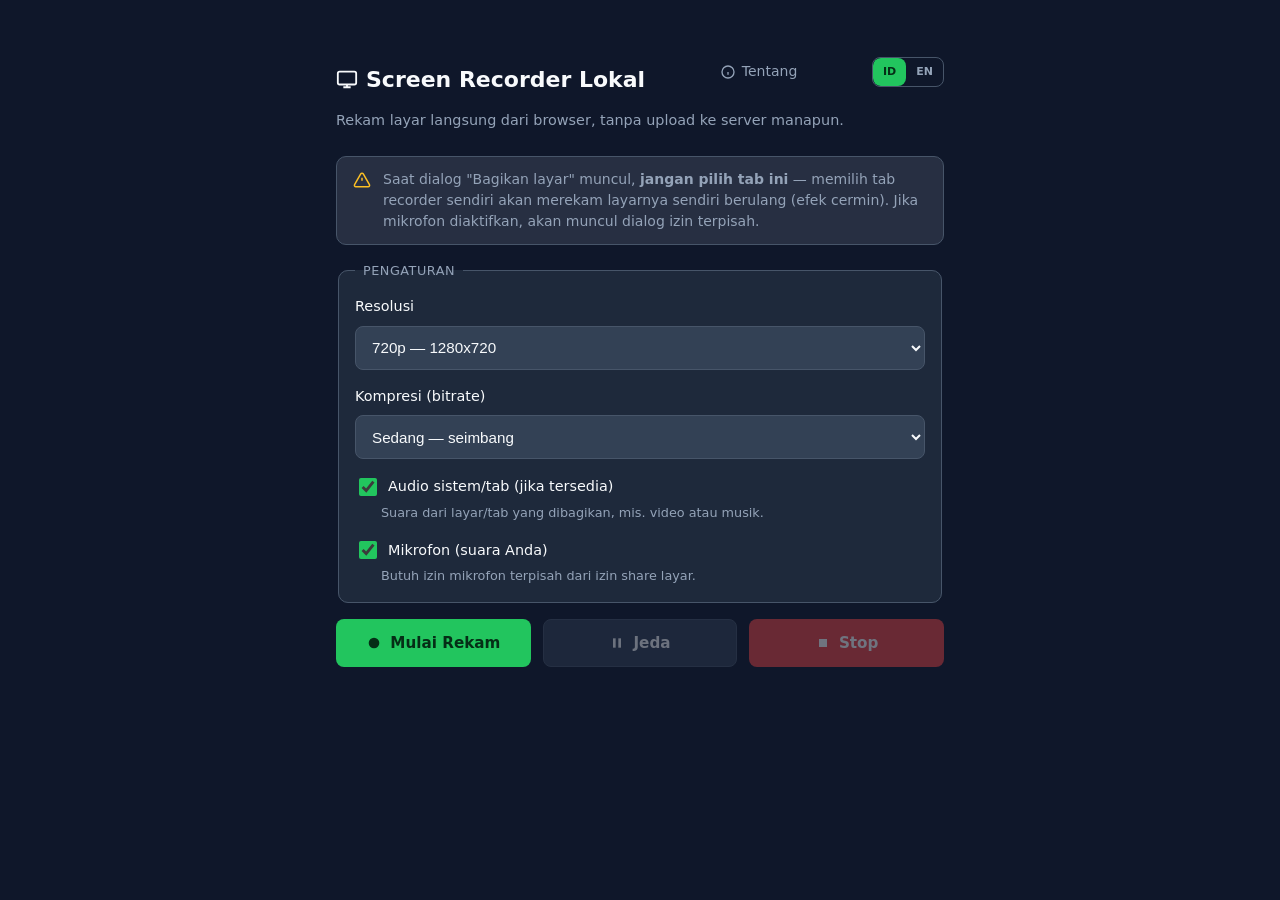
<file: index.html>
<!doctype html>
<html lang="id">
<head>
<meta charset="utf-8">
<meta name="viewport" content="width=device-width, initial-scale=1">
<title>Screen Recorder Lokal</title>
<link rel="icon" href="data:image/svg+xml,%3Csvg xmlns='http://www.w3.org/2000/svg' viewBox='0 0 24 24'%3E%3Ccircle cx='12' cy='12' r='9' fill='%23EF4444'/%3E%3C/svg%3E">
<link rel="stylesheet" href="style.css">
</head>
<body>
<div class="topbar">
  <h1>
    <svg width="22" height="22" viewBox="0 0 24 24" fill="none" stroke="currentColor" stroke-width="2" aria-hidden="true"><rect x="2" y="4" width="20" height="14" rx="2"/><path d="M8 21h8M12 18v3"/></svg>
    <span data-i18n="appTitle">Screen Recorder Lokal</span>
  </h1>
  <a class="nav-link" href="about.html">
    <svg width="16" height="16" viewBox="0 0 24 24" fill="none" stroke="currentColor" stroke-width="2" aria-hidden="true"><circle cx="12" cy="12" r="9"/><path d="M12 16v-4M12 8h.01"/></svg>
    <span data-i18n="navAbout">Tentang</span>
  </a>
  <div class="langtoggle" id="langtoggle" role="group" aria-label="Bahasa">
    <button type="button" data-lang="id" aria-pressed="true">ID</button>
    <button type="button" data-lang="en" aria-pressed="false">EN</button>
  </div>
</div>
<p class="subtitle" data-i18n="subtitle">Rekam layar langsung dari browser, tanpa upload ke server manapun.</p>

<div class="banner" role="note">
  <svg width="18" height="18" viewBox="0 0 24 24" fill="none" stroke="currentColor" stroke-width="2" aria-hidden="true"><path d="M12 9v4M12 17h.01M10.29 3.86l-8.18 14.18A2 2 0 0 0 3.82 21h16.36a2 2 0 0 0 1.71-2.96L13.71 3.86a2 2 0 0 0-3.42 0Z"/></svg>
  <span id="bannerText" data-i18n-html="banner">Saat dialog "Bagikan layar" muncul, <strong>jangan pilih tab ini</strong> — memilih tab recorder sendiri akan merekam layarnya sendiri berulang (efek cermin). Jika mikrofon diaktifkan, akan muncul dialog izin terpisah.</span>
</div>

<fieldset id="settings">
  <legend data-i18n="settingsLegend">Pengaturan</legend>

  <div class="field">
    <label for="resolution" data-i18n="resolutionLabel">Resolusi</label>
    <select id="resolution">
      <option value="1080">1080p &mdash; 1920x1080</option>
      <option value="720" selected>720p &mdash; 1280x720</option>
      <option value="480">480p &mdash; 854x480</option>
    </select>
  </div>

  <div class="field">
    <label for="compression" data-i18n="compressionLabel">Kompresi (bitrate)</label>
    <select id="compression">
      <option value="1" data-i18n="optLow">Rendah &mdash; kualitas terbaik, file besar</option>
      <option value="0.6" selected data-i18n="optMed">Sedang &mdash; seimbang</option>
      <option value="0.3" data-i18n="optHigh">Tinggi &mdash; kualitas turun, file kecil</option>
    </select>
  </div>

  <div class="field">
    <label class="check-label"><input type="checkbox" id="systemAudio" checked> <span data-i18n="systemAudioLabel">Audio sistem/tab (jika tersedia)</span></label>
    <p class="hint" data-i18n="systemAudioHint">Suara dari layar/tab yang dibagikan, mis. video atau musik.</p>
  </div>

  <div class="field">
    <label class="check-label"><input type="checkbox" id="micAudio" checked> <span data-i18n="micAudioLabel">Mikrofon (suara Anda)</span></label>
    <p class="hint" data-i18n="micAudioHint">Butuh izin mikrofon terpisah dari izin share layar.</p>
  </div>
</fieldset>

<div class="controls">
  <button id="startBtn">
    <svg width="16" height="16" viewBox="0 0 24 24" fill="currentColor" aria-hidden="true"><circle cx="12" cy="12" r="8"/></svg>
    <span data-i18n="startBtnLabel">Mulai Rekam</span>
  </button>
  <button id="pauseBtn" disabled>
    <svg width="16" height="16" viewBox="0 0 24 24" fill="currentColor" aria-hidden="true"><rect x="6" y="5" width="4" height="14"/><rect x="14" y="5" width="4" height="14"/></svg>
    <span id="pauseLabel">Jeda</span>
  </button>
  <button id="stopBtn" disabled>
    <svg width="16" height="16" viewBox="0 0 24 24" fill="currentColor" aria-hidden="true"><rect x="6" y="6" width="12" height="12"/></svg>
    <span data-i18n="stopBtnLabel">Stop</span>
  </button>
</div>

<div id="countdown" aria-live="assertive"></div>

<div id="status" class="status-row">
  <span class="rec-dot" id="recDot" hidden aria-hidden="true"></span>
  <span id="statusText" role="status" aria-live="polite"></span>
  <span id="timer" aria-hidden="true"></span>
  <span id="micIndicator" hidden><span class="mic-dot" aria-hidden="true"></span> <span data-i18n="micIndicatorLabel">Mic aktif</span></span>
</div>

<video id="preview" autoplay muted></video>

<div id="result" style="display:none">
  <h2 data-i18n="resultTitle">Hasil rekaman</h2>
  <video id="playback" controls></video>
  <div id="size"></div>
  <a id="downloadLink" class="download" download>
    <svg width="16" height="16" viewBox="0 0 24 24" fill="none" stroke="currentColor" stroke-width="2" aria-hidden="true"><path d="M12 3v12m0 0-4-4m4 4 4-4M4 21h16"/></svg>
    <span data-i18n="downloadLabel">Download .webm</span>
  </a>
</div>

<script>
const startBtn = document.getElementById('startBtn');
const pauseBtn = document.getElementById('pauseBtn');
const stopBtn = document.getElementById('stopBtn');
const settingsFieldset = document.getElementById('settings');
const recDot = document.getElementById('recDot');
const statusText = document.getElementById('statusText');
const timerEl = document.getElementById('timer');
const micIndicator = document.getElementById('micIndicator');
const countdownEl = document.getElementById('countdown');
const preview = document.getElementById('preview');
const playback = document.getElementById('playback');
const result = document.getElementById('result');
const sizeEl = document.getElementById('size');
const downloadLink = document.getElementById('downloadLink');
const resolutionSel = document.getElementById('resolution');
const compressionSel = document.getElementById('compression');
const systemAudioChk = document.getElementById('systemAudio');
const micAudioChk = document.getElementById('micAudio');
const pauseLabel = document.getElementById('pauseLabel');

const I18N = {
  id: {
    appTitle: 'Screen Recorder Lokal',
    navAbout: 'Tentang',
    subtitle: 'Rekam layar langsung dari browser, tanpa upload ke server manapun.',
    banner: 'Saat dialog "Bagikan layar" muncul, <strong>jangan pilih tab ini</strong> — memilih tab recorder sendiri akan merekam layarnya sendiri berulang (efek cermin). Jika mikrofon diaktifkan, akan muncul dialog izin terpisah.',
    settingsLegend: 'Pengaturan',
    resolutionLabel: 'Resolusi',
    compressionLabel: 'Kompresi (bitrate)',
    optLow: 'Rendah — kualitas terbaik, file besar',
    optMed: 'Sedang — seimbang',
    optHigh: 'Tinggi — kualitas turun, file kecil',
    systemAudioLabel: 'Audio sistem/tab (jika tersedia)',
    systemAudioHint: 'Suara dari layar/tab yang dibagikan, mis. video atau musik.',
    micAudioLabel: 'Mikrofon (suara Anda)',
    micAudioHint: 'Butuh izin mikrofon terpisah dari izin share layar.',
    startBtnLabel: 'Mulai Rekam',
    stopBtnLabel: 'Stop',
    micIndicatorLabel: 'Mic aktif',
    resultTitle: 'Hasil rekaman',
    downloadLabel: 'Download .webm',
    pause: 'Jeda',
    resume: 'Lanjutkan',
    recording: 'Merekam',
    paused: 'Dijeda',
    cancelPrefix: 'Dibatalkan atau gagal akses layar: ',
    micWarning: ' (mikrofon gagal diakses, lanjut tanpa suara mic)',
    sizeLine: (mb, dur) => `Ukuran file: ${mb} MB · Durasi: ${dur}`,
  },
  en: {
    appTitle: 'Screen Recorder Lokal',
    navAbout: 'About',
    subtitle: 'Record your screen directly from the browser, without uploading to any server.',
    banner: 'When the "Share screen" dialog appears, <strong>don\'t pick this tab</strong> — sharing the recorder\'s own tab records its own screen over and over (mirror effect). If the microphone is enabled, a separate permission dialog will appear.',
    settingsLegend: 'Settings',
    resolutionLabel: 'Resolution',
    compressionLabel: 'Compression (bitrate)',
    optLow: 'Low — best quality, large file',
    optMed: 'Medium — balanced',
    optHigh: 'High — lower quality, small file',
    systemAudioLabel: 'System/tab audio (if available)',
    systemAudioHint: 'Sound from the shared screen/tab, e.g. video or music.',
    micAudioLabel: 'Microphone (your voice)',
    micAudioHint: 'Needs a separate microphone permission from the screen-share permission.',
    startBtnLabel: 'Start Recording',
    stopBtnLabel: 'Stop',
    micIndicatorLabel: 'Mic active',
    resultTitle: 'Recording result',
    downloadLabel: 'Download .webm',
    pause: 'Pause',
    resume: 'Resume',
    recording: 'Recording',
    paused: 'Paused',
    cancelPrefix: 'Cancelled or failed to access screen: ',
    micWarning: ' (microphone access failed, continuing without mic audio)',
    sizeLine: (mb, dur) => `File size: ${mb} MB · Duration: ${dur}`,
  },
};
let lang = localStorage.getItem('screenRecorderLang') === 'en' ? 'en' : 'id';
const t = key => I18N[lang][key];

function applyStaticI18n() {
  document.documentElement.lang = lang;
  document.querySelectorAll('[data-i18n]').forEach(el => { el.textContent = t(el.dataset.i18n); });
  document.querySelectorAll('[data-i18n-html]').forEach(el => { el.innerHTML = t(el.dataset.i18nHtml); });
  document.getElementById('langtoggle').querySelectorAll('button').forEach(b =>
    b.setAttribute('aria-pressed', String(b.dataset.lang === lang)));
  pauseLabel.textContent = mediaRecorder && mediaRecorder.state === 'paused' ? t('resume') : t('pause');
}

document.getElementById('langtoggle').addEventListener('click', e => {
  const b = e.target.closest('button[data-lang]');
  if (!b || b.dataset.lang === lang) return;
  lang = b.dataset.lang;
  localStorage.setItem('screenRecorderLang', lang);
  applyStaticI18n();
});

const RES = {
  '1080': { width: 1920, height: 1080, baseBitrate: 8_000_000 },
  '720':  { width: 1280, height: 720,  baseBitrate: 5_000_000 },
  '480':  { width: 854,  height: 480,  baseBitrate: 2_500_000 },
};

let mediaRecorder, chunks = [], negotiatedMimeType;
let screenStream, micStream, combinedStream, audioCtx;
let timerHandle, elapsedSec, lastDownloadUrl;

function pickMimeType() {
  const candidates = ['video/webm;codecs=vp9', 'video/webm;codecs=vp8', 'video/webm'];
  return candidates.find(t => MediaRecorder.isTypeSupported(t)) || '';
}

function formatTime(sec) {
  const m = String(Math.floor(sec / 60)).padStart(2, '0');
  const s = String(sec % 60).padStart(2, '0');
  return `${m}:${s}`;
}

// Hanya panggil ini saat status BERUBAH (bukan tiap detik) supaya aria-live
// tidak spam screen reader dengan pengumuman ulang setiap tick timer.
function setStatus(recording, paused) {
  recDot.hidden = !recording;
  statusText.textContent = recording ? (paused ? t('paused') : t('recording')) : '';
  updateTimerDisplay();
}

function updateTimerDisplay() {
  timerEl.textContent = elapsedSec === undefined ? '' : formatTime(elapsedSec);
}

async function requestScreenStream(withAudio) {
  const res = RES[resolutionSel.value];
  try {
    return await navigator.mediaDevices.getDisplayMedia({
      video: { width: { ideal: res.width }, height: { ideal: res.height } },
      audio: withAudio,
    });
  } catch (err) {
    if (withAudio && err.name !== 'NotAllowedError') {
      // Beberapa browser/OS menolak audio:true untuk share layar penuh — coba lagi tanpa audio.
      return requestScreenStream(false);
    }
    throw err;
  }
}

async function requestMicStream() {
  try {
    return await navigator.mediaDevices.getUserMedia({
      audio: { echoCancellation: true, noiseSuppression: true },
    });
  } catch (err) {
    return null; // Izin ditolak / tidak ada mic — lanjut rekam tanpa suara mic.
  }
}

function sleep(ms) { return new Promise(r => setTimeout(r, ms)); }

async function runCountdown() {
  countdownEl.style.display = 'flex';
  for (const n of [3, 2, 1]) {
    countdownEl.textContent = n;
    await sleep(700);
  }
  countdownEl.style.display = 'none';
}

// Menggabungkan track video layar + audio sistem + audio mic jadi satu MediaStream
// lewat Web Audio API, karena MediaRecorder hanya menerima satu stream.
function buildCombinedStream() {
  const tracks = [...screenStream.getVideoTracks()];
  const systemAudioTracks = screenStream.getAudioTracks();
  const micTracks = micStream ? micStream.getAudioTracks() : [];

  if (systemAudioTracks.length && micTracks.length) {
    audioCtx = new AudioContext();
    if (audioCtx.state === 'suspended') audioCtx.resume(); // browser autoplay policy safeguard
    const dest = audioCtx.createMediaStreamDestination();
    audioCtx.createMediaStreamSource(new MediaStream(systemAudioTracks)).connect(dest);
    audioCtx.createMediaStreamSource(new MediaStream(micTracks)).connect(dest);
    tracks.push(...dest.stream.getAudioTracks());
  } else if (systemAudioTracks.length) {
    tracks.push(...systemAudioTracks);
  } else if (micTracks.length) {
    tracks.push(...micTracks);
  }

  return new MediaStream(tracks);
}

function stopAllTracksAndCleanup() {
  screenStream?.getTracks().forEach(t => t.stop());
  micStream?.getTracks().forEach(t => t.stop());
  if (audioCtx) { audioCtx.close(); audioCtx = null; }
}

startBtn.onclick = async () => {
  const res = RES[resolutionSel.value];
  const compressionFactor = parseFloat(compressionSel.value);
  const videoBitsPerSecond = Math.round(res.baseBitrate * compressionFactor);

  try {
    screenStream = await requestScreenStream(systemAudioChk.checked);
  } catch (err) {
    statusText.textContent = t('cancelPrefix') + err.message;
    return;
  }

  let micWarning = '';
  if (micAudioChk.checked) {
    micStream = await requestMicStream();
    if (!micStream) micWarning = t('micWarning');
  } else {
    micStream = null;
  }

  combinedStream = buildCombinedStream();
  micIndicator.hidden = !(micStream && micStream.getAudioTracks().length);

  preview.srcObject = screenStream;
  preview.setAttribute('data-active', '');

  settingsFieldset.disabled = true;
  startBtn.disabled = true;
  await runCountdown();

  chunks = [];
  negotiatedMimeType = pickMimeType();

  mediaRecorder = new MediaRecorder(combinedStream, {
    mimeType: negotiatedMimeType,
    videoBitsPerSecond,
  });

  mediaRecorder.ondataavailable = e => { if (e.data.size > 0) chunks.push(e.data); };

  mediaRecorder.onstop = () => {
    clearInterval(timerHandle);
    if (lastDownloadUrl) URL.revokeObjectURL(lastDownloadUrl);

    const blob = new Blob(chunks, { type: negotiatedMimeType || 'video/webm' });
    lastDownloadUrl = URL.createObjectURL(blob);
    playback.src = lastDownloadUrl;
    downloadLink.href = lastDownloadUrl;
    const stamp = new Date().toISOString().replace(/[:.]/g, '-');
    downloadLink.download = `recording-${resolutionSel.value}p-${stamp}.webm`;
    sizeEl.textContent = t('sizeLine')((blob.size / 1024 / 1024).toFixed(2), formatTime(elapsedSec));
    result.style.display = 'block';

    stopAllTracksAndCleanup();
    preview.srcObject = null;
    preview.removeAttribute('data-active');
    micIndicator.hidden = true;
    elapsedSec = undefined;
    setStatus(false);
    startBtn.disabled = false;
    pauseBtn.disabled = true;
    pauseLabel.textContent = t('pause');
    stopBtn.disabled = true;
    settingsFieldset.disabled = false;
  };

  // Berhenti otomatis jika user stop dari kontrol share browser, bukan dari tombol Stop.
  screenStream.getVideoTracks()[0].onended = () => {
    if (mediaRecorder.state !== 'inactive') mediaRecorder.stop();
  };

  mediaRecorder.start();
  elapsedSec = 0;
  setStatus(true, false);
  statusText.textContent = t('recording') + micWarning;
  timerHandle = setInterval(() => {
    elapsedSec++;
    updateTimerDisplay();
  }, 1000);

  pauseBtn.disabled = false;
  stopBtn.disabled = false;
};

pauseBtn.onclick = () => {
  if (mediaRecorder.state === 'recording') {
    mediaRecorder.pause();
    pauseLabel.textContent = t('resume');
    setStatus(true, true);
  } else if (mediaRecorder.state === 'paused') {
    mediaRecorder.resume();
    pauseLabel.textContent = t('pause');
    setStatus(true, false);
  }
};

stopBtn.onclick = () => {
  if (mediaRecorder && mediaRecorder.state !== 'inactive') mediaRecorder.stop();
};

applyStaticI18n();
</script>
</body>
</html>
</file>
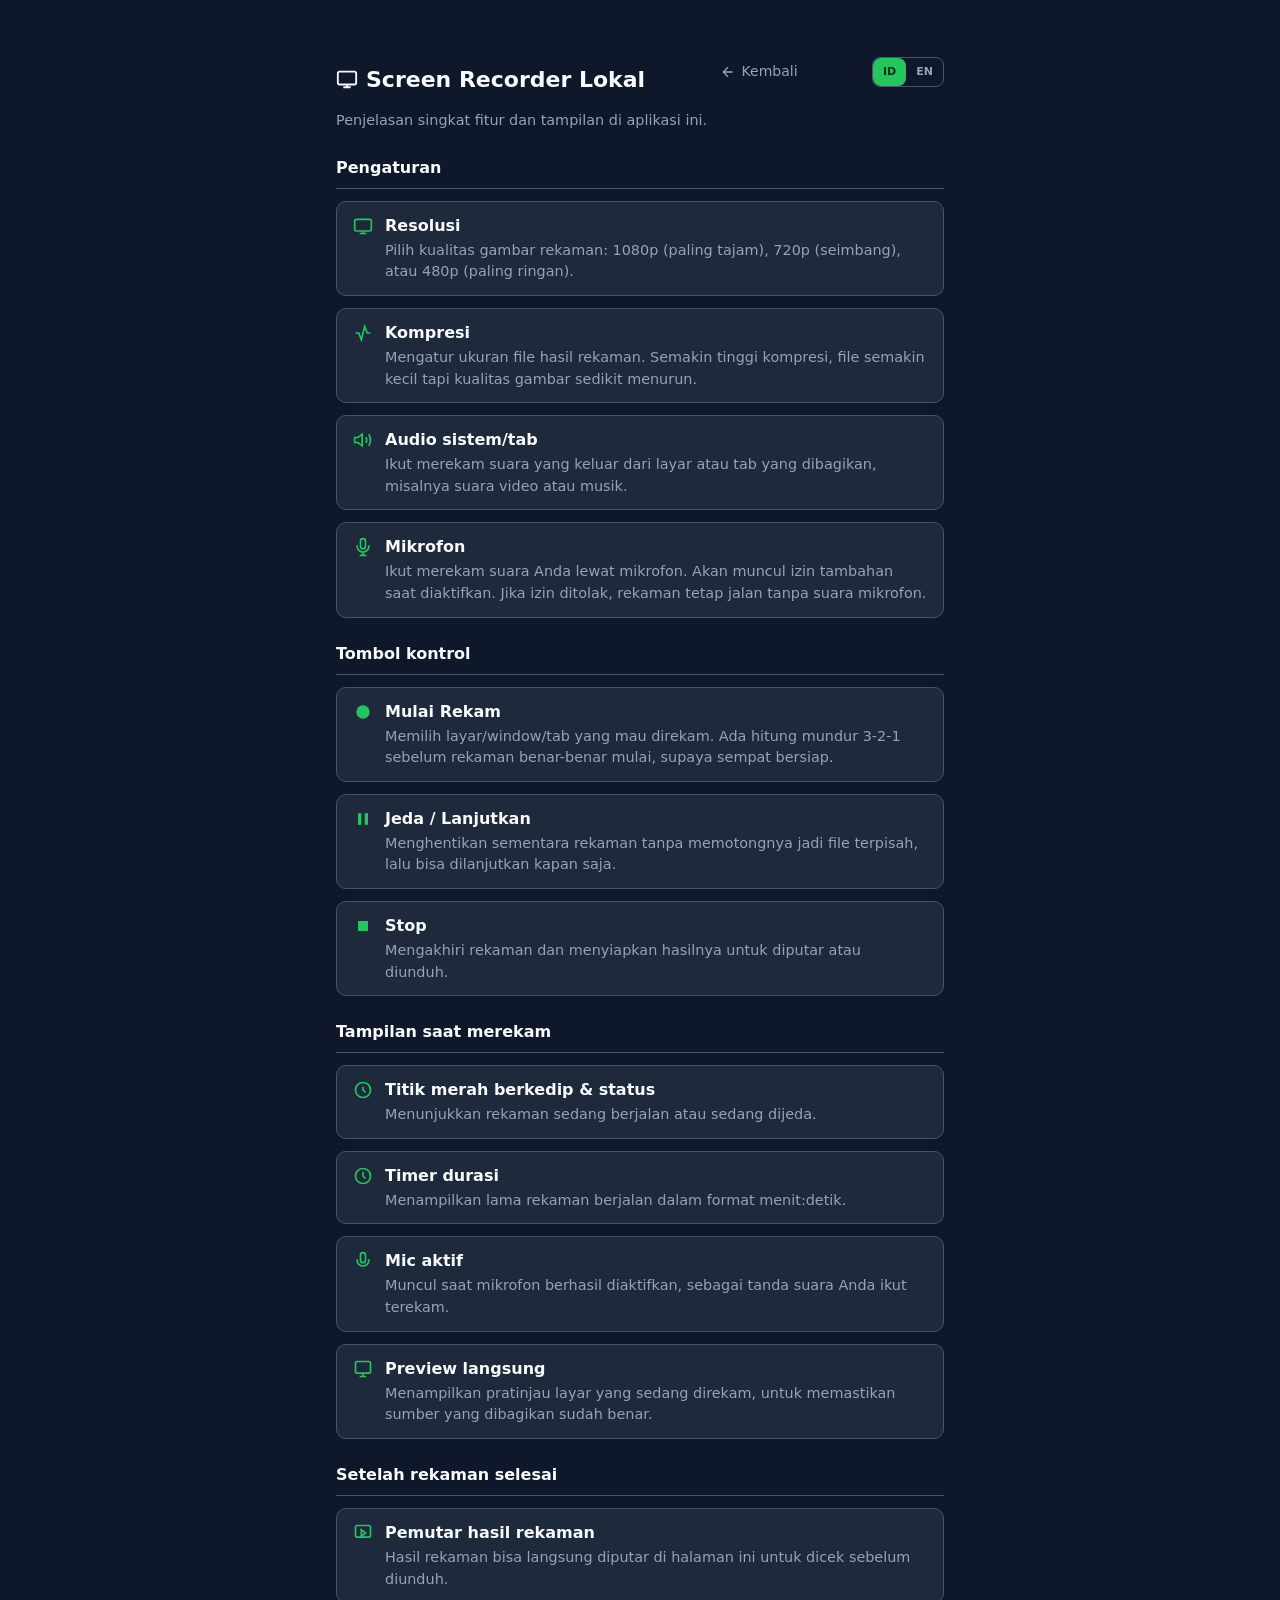
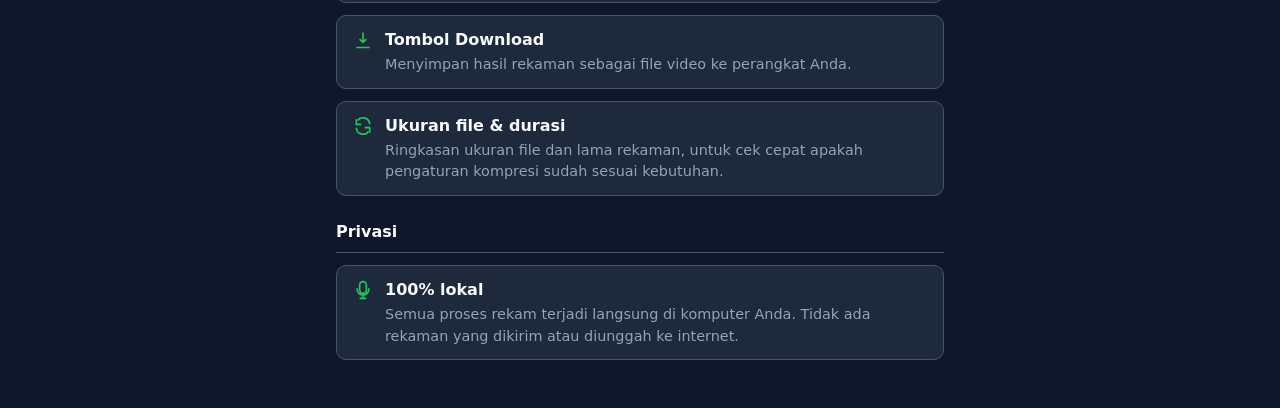
<file: about.html>
<!doctype html>
<html lang="id">
<head>
<meta charset="utf-8">
<meta name="viewport" content="width=device-width, initial-scale=1">
<title>Tentang — Screen Recorder Lokal</title>
<link rel="icon" href="data:image/svg+xml,%3Csvg xmlns='http://www.w3.org/2000/svg' viewBox='0 0 24 24'%3E%3Ccircle cx='12' cy='12' r='9' fill='%23EF4444'/%3E%3C/svg%3E">
<link rel="stylesheet" href="style.css">
</head>
<body>
<div class="topbar">
  <h1>
    <svg width="22" height="22" viewBox="0 0 24 24" fill="none" stroke="currentColor" stroke-width="2" aria-hidden="true"><rect x="2" y="4" width="20" height="14" rx="2"/><path d="M8 21h8M12 18v3"/></svg>
    <span data-i18n="appTitle">Screen Recorder Lokal</span>
  </h1>
  <a class="nav-link" href="index.html">
    <svg width="16" height="16" viewBox="0 0 24 24" fill="none" stroke="currentColor" stroke-width="2" aria-hidden="true"><path d="M19 12H5M12 19l-7-7 7-7"/></svg>
    <span data-i18n="navBack">Kembali</span>
  </a>
  <div class="langtoggle" id="langtoggle" role="group" aria-label="Bahasa">
    <button type="button" data-lang="id" aria-pressed="true">ID</button>
    <button type="button" data-lang="en" aria-pressed="false">EN</button>
  </div>
</div>
<p class="subtitle" data-i18n="subtitle">Penjelasan singkat fitur dan tampilan di aplikasi ini.</p>

<section class="about-section">
  <h2 data-i18n="secSettings">Pengaturan</h2>
  <div class="feature-list">
    <div class="feature-item">
      <svg width="20" height="20" viewBox="0 0 24 24" fill="none" stroke="currentColor" stroke-width="2" aria-hidden="true"><rect x="2" y="4" width="20" height="14" rx="2"/><path d="M8 21h8M12 18v3"/></svg>
      <div>
        <strong data-i18n="resTitle">Resolusi</strong>
        <p data-i18n="resDesc">Pilih kualitas gambar rekaman: 1080p (paling tajam), 720p (seimbang), atau 480p (paling ringan).</p>
      </div>
    </div>
    <div class="feature-item">
      <svg width="20" height="20" viewBox="0 0 24 24" fill="none" stroke="currentColor" stroke-width="2" aria-hidden="true"><path d="M3 12h4l3 8 4-16 3 8h4"/></svg>
      <div>
        <strong data-i18n="compTitle">Kompresi</strong>
        <p data-i18n="compDesc">Mengatur ukuran file hasil rekaman. Semakin tinggi kompresi, file semakin kecil tapi kualitas gambar sedikit menurun.</p>
      </div>
    </div>
    <div class="feature-item">
      <svg width="20" height="20" viewBox="0 0 24 24" fill="none" stroke="currentColor" stroke-width="2" aria-hidden="true"><path d="M11 5 6 9H2v6h4l5 4V5Z"/><path d="M19 5a15 15 0 0 1 0 14M15.5 8.5a7 7 0 0 1 0 7"/></svg>
      <div>
        <strong data-i18n="sysAudioTitle">Audio sistem/tab</strong>
        <p data-i18n="sysAudioDesc">Ikut merekam suara yang keluar dari layar atau tab yang dibagikan, misalnya suara video atau musik.</p>
      </div>
    </div>
    <div class="feature-item">
      <svg width="20" height="20" viewBox="0 0 24 24" fill="none" stroke="currentColor" stroke-width="2" aria-hidden="true"><rect x="9" y="2" width="6" height="12" rx="3"/><path d="M5 10v1a7 7 0 0 0 14 0v-1M12 18v4M8 22h8"/></svg>
      <div>
        <strong data-i18n="micTitle">Mikrofon</strong>
        <p data-i18n="micDesc">Ikut merekam suara Anda lewat mikrofon. Akan muncul izin tambahan saat diaktifkan. Jika izin ditolak, rekaman tetap jalan tanpa suara mikrofon.</p>
      </div>
    </div>
  </div>
</section>

<section class="about-section">
  <h2 data-i18n="secControls">Tombol kontrol</h2>
  <div class="feature-list">
    <div class="feature-item">
      <svg width="20" height="20" viewBox="0 0 24 24" fill="currentColor" aria-hidden="true"><circle cx="12" cy="12" r="8"/></svg>
      <div>
        <strong data-i18n="startTitle">Mulai Rekam</strong>
        <p data-i18n="startDesc">Memilih layar/window/tab yang mau direkam. Ada hitung mundur 3-2-1 sebelum rekaman benar-benar mulai, supaya sempat bersiap.</p>
      </div>
    </div>
    <div class="feature-item">
      <svg width="20" height="20" viewBox="0 0 24 24" fill="currentColor" aria-hidden="true"><rect x="6" y="5" width="4" height="14"/><rect x="14" y="5" width="4" height="14"/></svg>
      <div>
        <strong data-i18n="pauseTitle">Jeda / Lanjutkan</strong>
        <p data-i18n="pauseDesc">Menghentikan sementara rekaman tanpa memotongnya jadi file terpisah, lalu bisa dilanjutkan kapan saja.</p>
      </div>
    </div>
    <div class="feature-item">
      <svg width="20" height="20" viewBox="0 0 24 24" fill="currentColor" aria-hidden="true"><rect x="6" y="6" width="12" height="12"/></svg>
      <div>
        <strong data-i18n="stopTitle">Stop</strong>
        <p data-i18n="stopDesc">Mengakhiri rekaman dan menyiapkan hasilnya untuk diputar atau diunduh.</p>
      </div>
    </div>
  </div>
</section>

<section class="about-section">
  <h2 data-i18n="secDisplay">Tampilan saat merekam</h2>
  <div class="feature-list">
    <div class="feature-item">
      <svg width="20" height="20" viewBox="0 0 24 24" fill="none" stroke="currentColor" stroke-width="2" aria-hidden="true"><circle cx="12" cy="12" r="9"/><path d="M12 8v4l3 3"/></svg>
      <div>
        <strong data-i18n="dotTitle">Titik merah berkedip &amp; status</strong>
        <p data-i18n="dotDesc">Menunjukkan rekaman sedang berjalan atau sedang dijeda.</p>
      </div>
    </div>
    <div class="feature-item">
      <svg width="20" height="20" viewBox="0 0 24 24" fill="none" stroke="currentColor" stroke-width="2" aria-hidden="true"><circle cx="12" cy="12" r="9"/><path d="M12 7v5l3 3"/></svg>
      <div>
        <strong data-i18n="timerTitle">Timer durasi</strong>
        <p data-i18n="timerDesc">Menampilkan lama rekaman berjalan dalam format menit:detik.</p>
      </div>
    </div>
    <div class="feature-item">
      <svg width="20" height="20" viewBox="0 0 24 24" fill="none" stroke="currentColor" stroke-width="2" aria-hidden="true"><rect x="9" y="2" width="6" height="12" rx="3"/><path d="M5 10v1a7 7 0 0 0 14 0v-1"/></svg>
      <div>
        <strong data-i18n="micIndTitle">Mic aktif</strong>
        <p data-i18n="micIndDesc">Muncul saat mikrofon berhasil diaktifkan, sebagai tanda suara Anda ikut terekam.</p>
      </div>
    </div>
    <div class="feature-item">
      <svg width="20" height="20" viewBox="0 0 24 24" fill="none" stroke="currentColor" stroke-width="2" aria-hidden="true"><rect x="3" y="3" width="18" height="14" rx="2"/><path d="M8 21h8M12 17v4"/></svg>
      <div>
        <strong data-i18n="previewTitle">Preview langsung</strong>
        <p data-i18n="previewDesc">Menampilkan pratinjau layar yang sedang direkam, untuk memastikan sumber yang dibagikan sudah benar.</p>
      </div>
    </div>
  </div>
</section>

<section class="about-section">
  <h2 data-i18n="secAfter">Setelah rekaman selesai</h2>
  <div class="feature-list">
    <div class="feature-item">
      <svg width="20" height="20" viewBox="0 0 24 24" fill="none" stroke="currentColor" stroke-width="2" aria-hidden="true"><rect x="3" y="3" width="18" height="14" rx="2"/><path d="M10 8l5 4-5 4V8Z"/></svg>
      <div>
        <strong data-i18n="playerTitle">Pemutar hasil rekaman</strong>
        <p data-i18n="playerDesc">Hasil rekaman bisa langsung diputar di halaman ini untuk dicek sebelum diunduh.</p>
      </div>
    </div>
    <div class="feature-item">
      <svg width="20" height="20" viewBox="0 0 24 24" fill="none" stroke="currentColor" stroke-width="2" aria-hidden="true"><path d="M12 3v12m0 0-4-4m4 4 4-4M4 21h16"/></svg>
      <div>
        <strong data-i18n="downloadTitle">Tombol Download</strong>
        <p data-i18n="downloadDesc">Menyimpan hasil rekaman sebagai file video ke perangkat Anda.</p>
      </div>
    </div>
    <div class="feature-item">
      <svg width="20" height="20" viewBox="0 0 24 24" fill="none" stroke="currentColor" stroke-width="2" aria-hidden="true"><path d="M4 4v6h6M20 20v-6h-6"/><path d="M20 10a8 8 0 0 0-14.5-4.5M4 14a8 8 0 0 0 14.5 4.5"/></svg>
      <div>
        <strong data-i18n="sizeTitle">Ukuran file &amp; durasi</strong>
        <p data-i18n="sizeDesc">Ringkasan ukuran file dan lama rekaman, untuk cek cepat apakah pengaturan kompresi sudah sesuai kebutuhan.</p>
      </div>
    </div>
  </div>
</section>

<section class="about-section">
  <h2 data-i18n="secPrivacy">Privasi</h2>
  <div class="feature-list">
    <div class="feature-item">
      <svg width="20" height="20" viewBox="0 0 24 24" fill="none" stroke="currentColor" stroke-width="2" aria-hidden="true"><path d="M12 2a4 4 0 0 0-4 4v6a4 4 0 0 0 8 0V6a4 4 0 0 0-4-4Z"/><path d="M19 10v1a7 7 0 0 1-14 0v-1M12 18v4M8 22h8"/></svg>
      <div>
        <strong data-i18n="localTitle">100% lokal</strong>
        <p data-i18n="localDesc">Semua proses rekam terjadi langsung di komputer Anda. Tidak ada rekaman yang dikirim atau diunggah ke internet.</p>
      </div>
    </div>
  </div>
</section>

<script>
const I18N = {
  id: {
    appTitle: 'Screen Recorder Lokal',
    navBack: 'Kembali',
    subtitle: 'Penjelasan singkat fitur dan tampilan di aplikasi ini.',
    secSettings: 'Pengaturan',
    resTitle: 'Resolusi',
    resDesc: 'Pilih kualitas gambar rekaman: 1080p (paling tajam), 720p (seimbang), atau 480p (paling ringan).',
    compTitle: 'Kompresi',
    compDesc: 'Mengatur ukuran file hasil rekaman. Semakin tinggi kompresi, file semakin kecil tapi kualitas gambar sedikit menurun.',
    sysAudioTitle: 'Audio sistem/tab',
    sysAudioDesc: 'Ikut merekam suara yang keluar dari layar atau tab yang dibagikan, misalnya suara video atau musik.',
    micTitle: 'Mikrofon',
    micDesc: 'Ikut merekam suara Anda lewat mikrofon. Akan muncul izin tambahan saat diaktifkan. Jika izin ditolak, rekaman tetap jalan tanpa suara mikrofon.',
    secControls: 'Tombol kontrol',
    startTitle: 'Mulai Rekam',
    startDesc: 'Memilih layar/window/tab yang mau direkam. Ada hitung mundur 3-2-1 sebelum rekaman benar-benar mulai, supaya sempat bersiap.',
    pauseTitle: 'Jeda / Lanjutkan',
    pauseDesc: 'Menghentikan sementara rekaman tanpa memotongnya jadi file terpisah, lalu bisa dilanjutkan kapan saja.',
    stopTitle: 'Stop',
    stopDesc: 'Mengakhiri rekaman dan menyiapkan hasilnya untuk diputar atau diunduh.',
    secDisplay: 'Tampilan saat merekam',
    dotTitle: 'Titik merah berkedip & status',
    dotDesc: 'Menunjukkan rekaman sedang berjalan atau sedang dijeda.',
    timerTitle: 'Timer durasi',
    timerDesc: 'Menampilkan lama rekaman berjalan dalam format menit:detik.',
    micIndTitle: 'Mic aktif',
    micIndDesc: 'Muncul saat mikrofon berhasil diaktifkan, sebagai tanda suara Anda ikut terekam.',
    previewTitle: 'Preview langsung',
    previewDesc: 'Menampilkan pratinjau layar yang sedang direkam, untuk memastikan sumber yang dibagikan sudah benar.',
    secAfter: 'Setelah rekaman selesai',
    playerTitle: 'Pemutar hasil rekaman',
    playerDesc: 'Hasil rekaman bisa langsung diputar di halaman ini untuk dicek sebelum diunduh.',
    downloadTitle: 'Tombol Download',
    downloadDesc: 'Menyimpan hasil rekaman sebagai file video ke perangkat Anda.',
    sizeTitle: 'Ukuran file & durasi',
    sizeDesc: 'Ringkasan ukuran file dan lama rekaman, untuk cek cepat apakah pengaturan kompresi sudah sesuai kebutuhan.',
    secPrivacy: 'Privasi',
    localTitle: '100% lokal',
    localDesc: 'Semua proses rekam terjadi langsung di komputer Anda. Tidak ada rekaman yang dikirim atau diunggah ke internet.',
  },
  en: {
    appTitle: 'Screen Recorder Lokal',
    navBack: 'Back',
    subtitle: "A quick explanation of this app's features and on-screen elements.",
    secSettings: 'Settings',
    resTitle: 'Resolution',
    resDesc: 'Choose the recording quality: 1080p (sharpest), 720p (balanced), or 480p (lightest).',
    compTitle: 'Compression',
    compDesc: 'Controls the file size of the recording. Higher compression means a smaller file but slightly lower image quality.',
    sysAudioTitle: 'System/tab audio',
    sysAudioDesc: 'Also records the sound coming from the shared screen or tab, e.g. video or music.',
    micTitle: 'Microphone',
    micDesc: "Also records your voice through the microphone. An extra permission prompt appears when enabled. If denied, recording continues without microphone audio.",
    secControls: 'Control buttons',
    startTitle: 'Start Recording',
    startDesc: 'Pick the screen/window/tab to record. A 3-2-1 countdown runs before recording actually starts, so you have time to get ready.',
    pauseTitle: 'Pause / Resume',
    pauseDesc: 'Temporarily stops the recording without splitting it into a separate file, then can be resumed anytime.',
    stopTitle: 'Stop',
    stopDesc: 'Ends the recording and prepares the result for playback or download.',
    secDisplay: 'Display while recording',
    dotTitle: 'Pulsing red dot & status',
    dotDesc: 'Shows whether the recording is currently running or paused.',
    timerTitle: 'Duration timer',
    timerDesc: 'Shows how long the recording has been running, in minutes:seconds format.',
    micIndTitle: 'Mic active',
    micIndDesc: 'Appears once the microphone is successfully enabled, indicating your voice is also being recorded.',
    previewTitle: 'Live preview',
    previewDesc: 'Shows a preview of the screen being recorded, so you can confirm the right source is shared.',
    secAfter: 'After recording finishes',
    playerTitle: 'Recording player',
    playerDesc: 'The recording can be played back right on this page to check it before downloading.',
    downloadTitle: 'Download button',
    downloadDesc: 'Saves the recording as a video file to your device.',
    sizeTitle: 'File size & duration',
    sizeDesc: 'A summary of file size and recording length, for a quick check that the compression setting fits your needs.',
    secPrivacy: 'Privacy',
    localTitle: '100% local',
    localDesc: 'All recording happens directly on your computer. Nothing is ever sent or uploaded to the internet.',
  },
};
let lang = localStorage.getItem('screenRecorderLang') === 'en' ? 'en' : 'id';
const t = key => I18N[lang][key];

function applyStaticI18n() {
  document.documentElement.lang = lang;
  document.querySelectorAll('[data-i18n]').forEach(el => { el.textContent = t(el.dataset.i18n); });
  document.getElementById('langtoggle').querySelectorAll('button').forEach(b =>
    b.setAttribute('aria-pressed', String(b.dataset.lang === lang)));
}

document.getElementById('langtoggle').addEventListener('click', e => {
  const b = e.target.closest('button[data-lang]');
  if (!b || b.dataset.lang === lang) return;
  lang = b.dataset.lang;
  localStorage.setItem('screenRecorderLang', lang);
  applyStaticI18n();
});

applyStaticI18n();
</script>
</body>
</html>
</file>
<file: style.css>
:root {
  --color-primary: #1E293B;
  --color-secondary: #334155;
  --color-accent: #22C55E;
  --color-background: #0F172A;
  --color-foreground: #F8FAFC;
  --color-muted: #272F42;
  --color-muted-fg: #94A3B8;
  --color-border: #475569;
  --color-destructive: #EF4444;
  --space-2: 8px;
  --space-3: 12px;
  --space-4: 16px;
  --space-6: 24px;
  --radius: 10px;
}
* { box-sizing: border-box; }
body {
  font-family: 'Inter', system-ui, -apple-system, sans-serif;
  max-width: 640px;
  margin: 48px auto;
  padding: 0 var(--space-4);
  background: var(--color-background);
  color: var(--color-foreground);
  line-height: 1.5;
}
h1 {
  font-size: 1.375rem;
  font-weight: 600;
  display: flex;
  align-items: center;
  gap: var(--space-2);
  margin-bottom: var(--space-2);
}
.topbar { display: flex; align-items: center; justify-content: space-between; gap: var(--space-3); }
.topbar h1 { margin-bottom: 0; }
.nav-link {
  display: inline-flex;
  align-items: center;
  gap: 6px;
  color: var(--color-muted-fg);
  text-decoration: none;
  font-size: 0.875rem;
  padding: 6px 10px;
  border-radius: 8px;
  transition: color 150ms ease, background 150ms ease;
}
.nav-link:hover { color: var(--color-foreground); background: var(--color-muted); }

.langtoggle {
  display: inline-flex;
  border: 1px solid var(--color-border);
  border-radius: 8px;
  overflow: hidden;
  flex-shrink: 0;
}
.langtoggle button {
  min-height: 28px;
  padding: 0 10px;
  background: transparent;
  color: var(--color-muted-fg);
  border: 0;
  font: inherit;
  font-size: 11px;
  font-weight: 600;
  cursor: pointer;
}
.langtoggle button[aria-pressed="true"] { background: var(--color-accent); color: #052e16; }

.subtitle { color: var(--color-muted-fg); font-size: 0.9rem; margin-bottom: var(--space-6); }

.banner {
  display: flex;
  gap: var(--space-3);
  align-items: flex-start;
  background: var(--color-muted);
  border: 1px solid var(--color-border);
  border-radius: var(--radius);
  padding: var(--space-3) var(--space-4);
  font-size: 0.875rem;
  color: var(--color-muted-fg);
  margin-bottom: var(--space-4);
}
.banner svg { flex-shrink: 0; margin-top: 2px; color: #FBBF24; }

fieldset {
  border: 1px solid var(--color-border);
  border-radius: var(--radius);
  padding: var(--space-4);
  margin-bottom: var(--space-4);
  background: var(--color-primary);
}
fieldset:disabled { opacity: 0.55; }
legend { padding: 0 var(--space-2); color: var(--color-muted-fg); font-size: 0.8rem; text-transform: uppercase; letter-spacing: 0.04em; }

.field { margin-bottom: var(--space-4); }
.field:last-child { margin-bottom: 0; }
label { display: block; margin-bottom: var(--space-2); font-size: 0.9rem; font-weight: 500; }
.check-label { display: flex; align-items: center; gap: var(--space-2); cursor: pointer; margin-bottom: 0; font-weight: 400; }
.hint { color: var(--color-muted-fg); font-size: 0.8rem; margin: 4px 0 0 26px; }

select {
  width: 100%;
  font-size: 0.95rem;
  padding: 10px 12px;
  border-radius: 8px;
  border: 1px solid var(--color-border);
  background: var(--color-secondary);
  color: var(--color-foreground);
  cursor: pointer;
  min-height: 44px;
}
select:focus-visible, button:focus-visible, input:focus-visible, a:focus-visible {
  outline: 2px solid var(--color-accent);
  outline-offset: 2px;
}
input[type="checkbox"] { width: 18px; height: 18px; cursor: pointer; accent-color: var(--color-accent); flex-shrink: 0; }

.controls { display: flex; gap: var(--space-3); margin-bottom: var(--space-4); }
button {
  flex: 1;
  display: flex;
  align-items: center;
  justify-content: center;
  gap: var(--space-2);
  font-family: inherit;
  font-size: 0.95rem;
  font-weight: 600;
  padding: 12px 16px;
  min-height: 48px;
  border-radius: 8px;
  border: 1px solid transparent;
  cursor: pointer;
  transition: transform 150ms ease, filter 150ms ease, background 150ms ease;
}
button:active:not(:disabled) { transform: scale(0.97); }
button:disabled { opacity: 0.4; cursor: not-allowed; }
#startBtn { background: var(--color-accent); color: #052e16; }
#startBtn:hover:not(:disabled) { filter: brightness(1.08); }
#pauseBtn { background: var(--color-secondary); color: var(--color-foreground); border-color: var(--color-border); }
#pauseBtn:hover:not(:disabled) { filter: brightness(1.15); }
#stopBtn { background: var(--color-destructive); color: #fff; }
#stopBtn:hover:not(:disabled) { filter: brightness(1.1); }

.status-row {
  display: flex;
  align-items: center;
  gap: var(--space-2);
  min-height: 24px;
  font-size: 0.9rem;
  color: var(--color-muted-fg);
  margin-bottom: var(--space-3);
  flex-wrap: wrap;
}
.rec-dot {
  width: 10px; height: 10px; border-radius: 50%;
  background: var(--color-destructive);
  animation: pulse 1.2s ease-in-out infinite;
  flex-shrink: 0;
}
.mic-dot {
  width: 8px; height: 8px; border-radius: 50%;
  background: var(--color-accent);
  flex-shrink: 0;
}
@keyframes pulse { 0%, 100% { opacity: 1; } 50% { opacity: 0.3; } }
@media (prefers-reduced-motion: reduce) { .rec-dot { animation: none; } }
#timer { font-variant-numeric: tabular-nums; color: var(--color-foreground); font-weight: 600; }

video {
  width: 100%;
  max-height: 360px;
  object-fit: contain;
  background: #000;
  border-radius: var(--radius);
  border: 1px solid var(--color-border);
}
#preview:not([data-active]) { display: none; }

#countdown {
  display: none;
  align-items: center;
  justify-content: center;
  width: 100%;
  height: 200px;
  font-size: 3rem;
  font-weight: 700;
  color: var(--color-accent);
  background: var(--color-primary);
  border: 1px solid var(--color-border);
  border-radius: var(--radius);
  margin-bottom: var(--space-4);
}

#result { margin-top: var(--space-6); }
#result h2 { font-size: 1rem; font-weight: 600; margin-bottom: var(--space-3); }
#size { color: var(--color-muted-fg); font-size: 0.85rem; margin-top: var(--space-2); }

a.download {
  display: inline-flex;
  align-items: center;
  gap: var(--space-2);
  margin-top: var(--space-3);
  padding: 10px 16px;
  min-height: 44px;
  background: var(--color-accent);
  color: #052e16;
  font-weight: 600;
  text-decoration: none;
  border-radius: 8px;
  transition: filter 150ms ease;
}
a.download:hover { filter: brightness(1.08); }

/* Halaman "Tentang" */
.about-section { margin-bottom: var(--space-6); }
.about-section h2 {
  font-size: 1rem;
  font-weight: 600;
  margin-bottom: var(--space-3);
  padding-bottom: var(--space-2);
  border-bottom: 1px solid var(--color-border);
}
.feature-list { display: flex; flex-direction: column; gap: var(--space-3); }
.feature-item {
  display: flex;
  gap: var(--space-3);
  padding: var(--space-3) var(--space-4);
  background: var(--color-primary);
  border: 1px solid var(--color-border);
  border-radius: var(--radius);
}
.feature-item svg { flex-shrink: 0; color: var(--color-accent); margin-top: 2px; }
.feature-item strong { display: block; margin-bottom: 2px; }
.feature-item p { margin: 0; color: var(--color-muted-fg); font-size: 0.9rem; }

@media (max-width: 480px) {
  .controls { flex-direction: column; }
}
</file>
